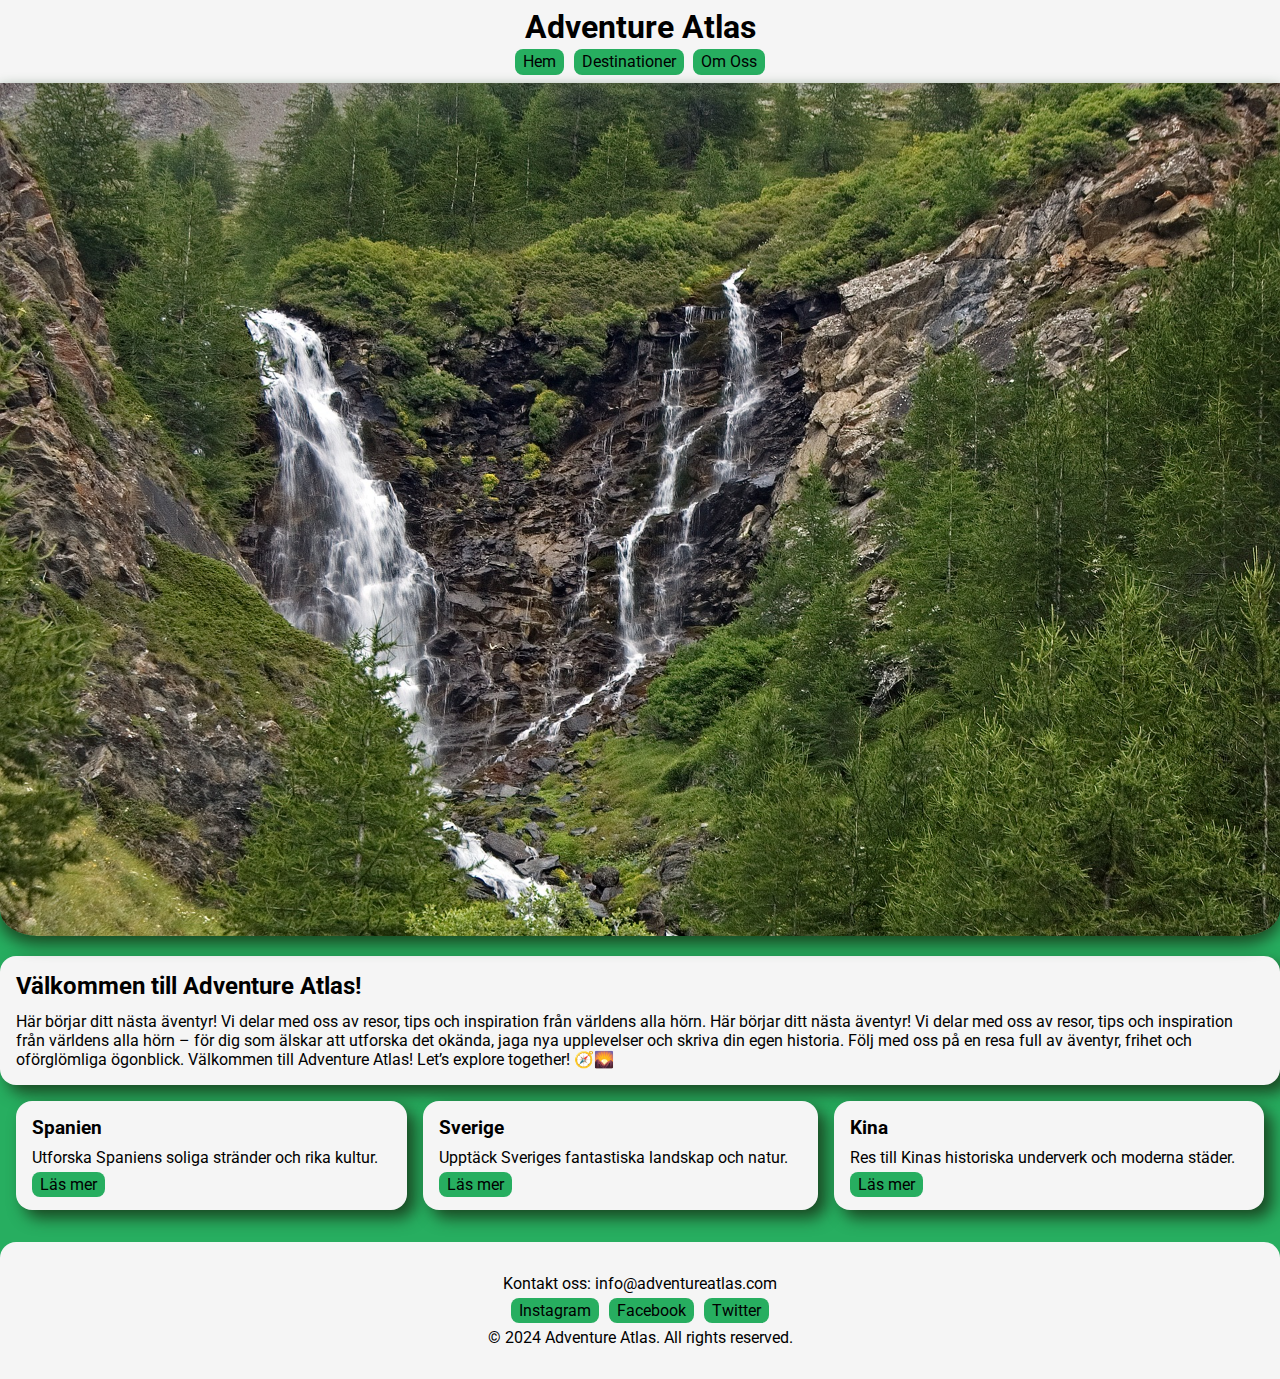
<file: HTML/index.html>
<!DOCTYPE html>
<html lang="en">

<head>
    <meta charset="UTF-8"> <!-- Specifies character encoding for the document -->
    <meta name="viewport" content="width=device-width, initial-scale=1.0">
    <!-- Ensures responsiveness on mobile devices -->
    <link rel="stylesheet" href="/CSS/stylesheet.css"> <!-- Links an external stylesheet for styling -->
    <title>Adventure Atlas</title> <!-- Sets the title of the webpage -->
</head>

<body>
    <!-- Header section: contains the website title and navigation menu -->
    <header>
        <h1>Adventure Atlas</h1> <!-- Main title of the website -->
        <nav>
            <!-- Navigation links to other pages -->
            <a href="index.html">Hem</a> <!-- Link to the home page -->
            <a href="destinationer.html">Destinationer</a> <!-- Link to the destinations page -->
            <a href="omoss.html">Om Oss</a> <!-- Link to the About Us page -->
        </nav>
    </header>

    <!-- Hero image: large image at the top of the page for visual impact -->
    <img id="hero_image" src="/MEDIA/waterfalls.jpg" alt="Waterfall on a cliff">
    <!-- Image of a waterfall with a description for accessibility -->

    <main>
        <!-- Main content section with an introduction -->
        <article>
            <h2>Välkommen till Adventure Atlas!</h2> <!-- Section title -->
            <p>
                Här börjar ditt nästa äventyr! Vi delar med oss av resor, tips och inspiration från världens alla hörn.
                Här börjar ditt nästa äventyr! Vi delar med oss av resor, tips och inspiration från världens alla hörn –
                för dig som älskar att utforska det okända, jaga nya upplevelser och skriva din egen historia. Följ med
                oss på en resa full av äventyr, frihet och oförglömliga ögonblick. Välkommen till Adventure Atlas! Let’s
                explore together! 🧭🌄
            </p> <!-- Welcome message to the site with an adventurous tone -->
        </article>

        <!-- Grid layout for destination articles -->
        <div class="grid-container-1">
            <!-- Article for each destination -->
            <article id="Spain">
                <h3>Spanien</h3> <!-- Title of the destination -->
                <p>Utforska Spaniens soliga stränder och rika kultur.</p> <!-- Description of the destination -->
                <a href="/HTML/destinationer.html">Läs mer</a> <!-- Link to read more about the destination -->
            </article>

            <article id="Sweden">
                <h3>Sverige</h3> <!-- Title of the destination -->
                <p>Upptäck Sveriges fantastiska landskap och natur.</p> <!-- Description of the destination -->
                <a href="/HTML/destinationer.html">Läs mer</a> <!-- Link to read more about the destination -->
            </article>

            <article id="China">
                <h3>Kina</h3> <!-- Title of the destination -->
                <p>Res till Kinas historiska underverk och moderna städer.</p> <!-- Description of the destination -->
                <a href="/HTML/destinationer.html">Läs mer</a> <!-- Link to read more about the destination -->
            </article>
        </div>
    </main>

    <!-- Footer section: contact information and social media links -->
    <footer>
        <p>Kontakt oss: info@adventureatlas.com</p> <!-- Contact email -->
        <div class="socials">
            <!-- Links to social media platforms -->
            <a href="https://www.instagram.com">Instagram</a>
            <a href="https://www.facebook.com">Facebook</a>
            <a href="https://twitter.com">Twitter</a>
        </div>
        <p>&copy; 2024 Adventure Atlas. All rights reserved.</p> <!-- Copyright notice -->
    </footer>
</body>

</html>
</file>
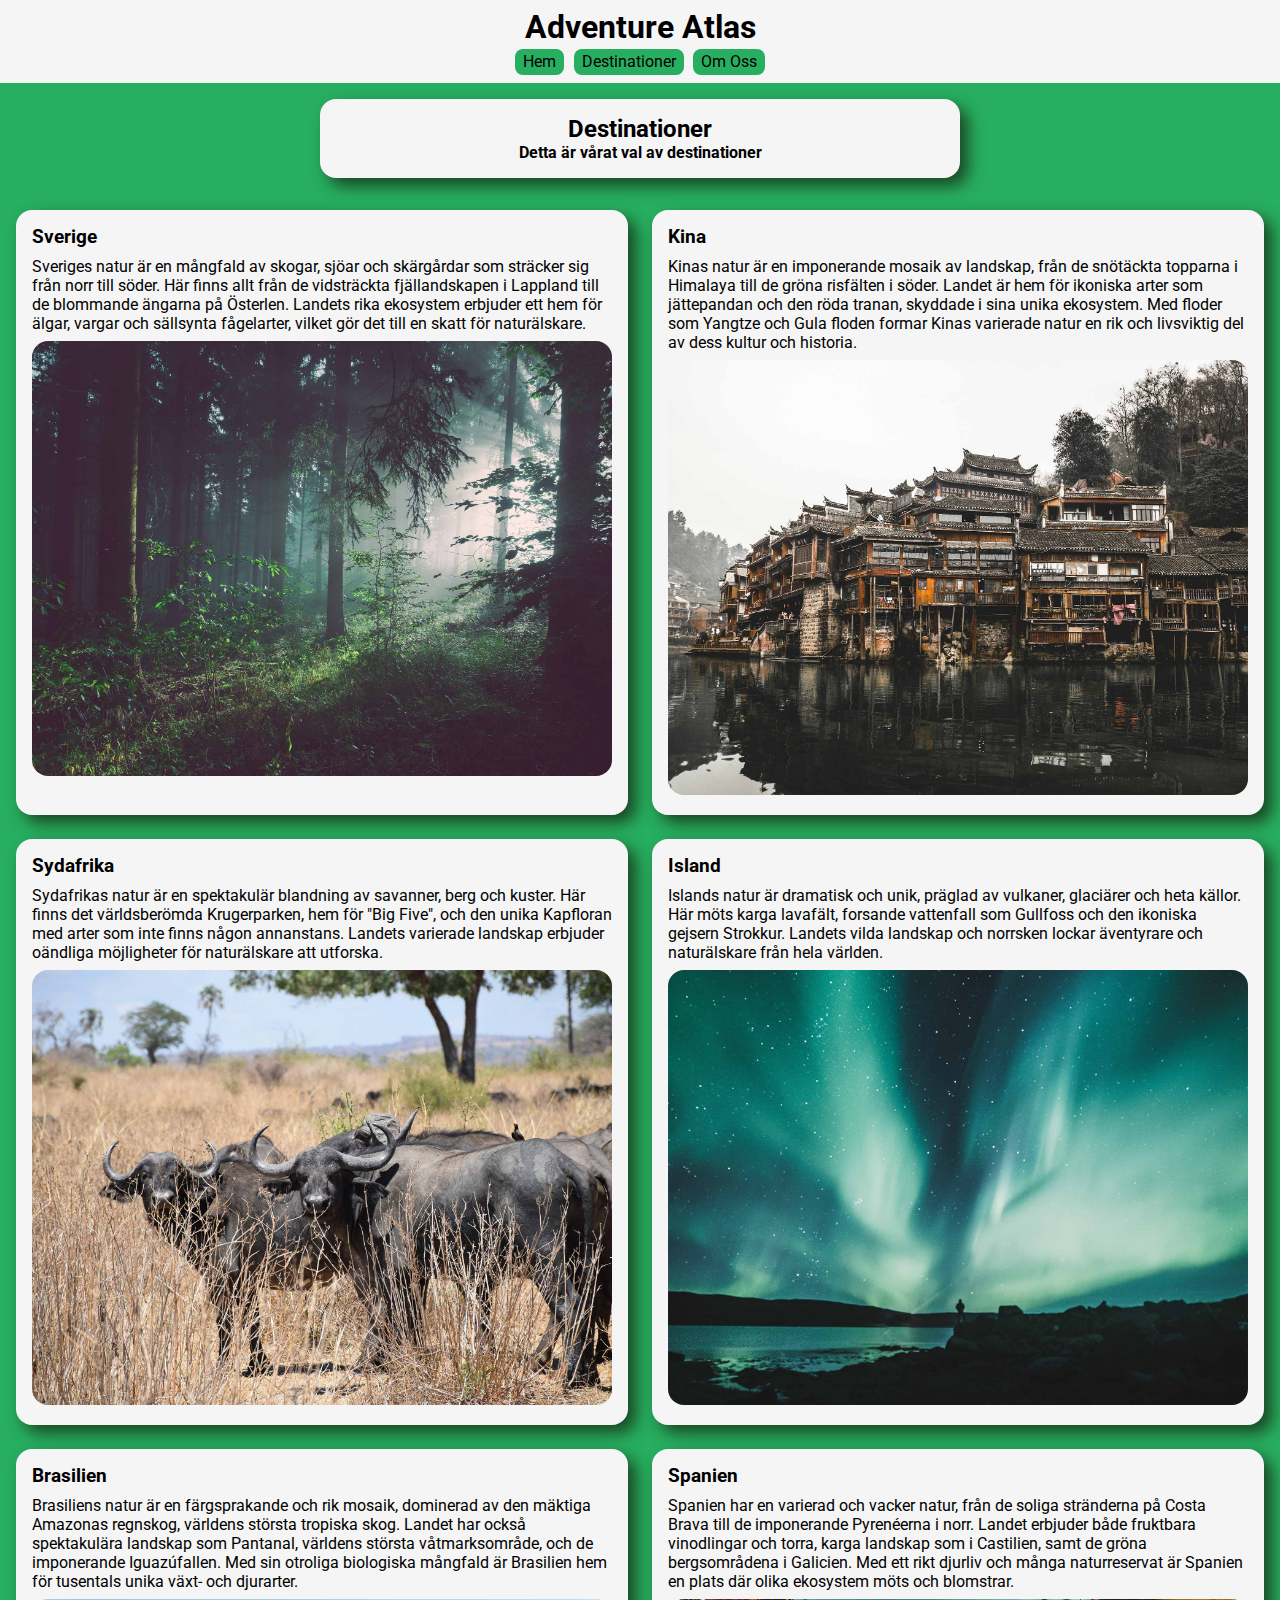
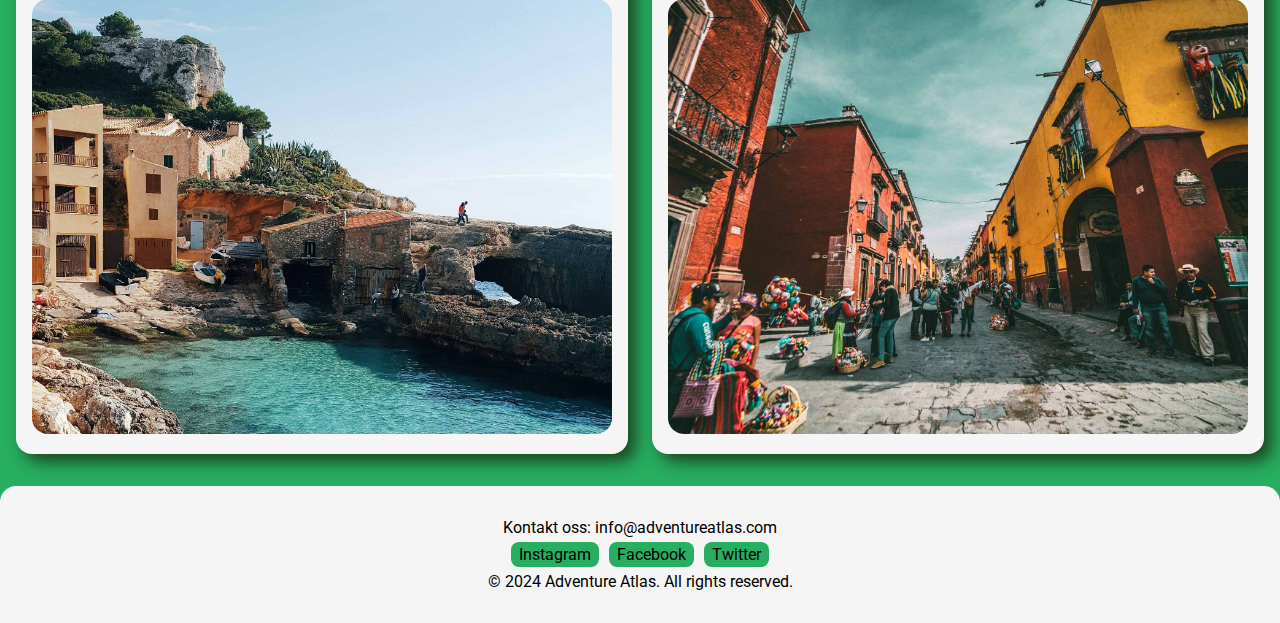
<file: HTML/destinationer.html>
<!DOCTYPE html>
<html lang="en">

<head>
    <meta charset="UTF-8"> <!-- Specifies character encoding for the document -->
    <meta name="viewport" content="width=device-width, initial-scale=1.0">
    <!-- Ensures proper scaling on mobile devices -->
    <title>Adventure Atlas</title> <!-- Sets the title of the webpage -->
    <link rel="stylesheet" href="/CSS/stylesheet.css"> <!-- Links an external CSS file for styling -->
</head>

<body>
    <!-- Header section for the website's title and navigation -->
    <header>
        <h1>Adventure Atlas</h1> <!-- Website title -->
        <nav>
            <!-- Navigation links to other pages -->
            <a href="index.html">Hem</a>
            <a href="destinationer.html">Destinationer</a>
            <a href="omoss.html">Om Oss</a>
        </nav>
    </header>

    <main>
        <!-- Section introducing destinations -->
        <section id="destinationer">
            <h2>Destinationer</h2> <!-- Main heading for the section -->
            <h4>Detta är vårat val av destinationer</h4> <!-- Subheading with an introductory statement -->
        </section>

        <!-- Grid layout displaying destination articles -->
        <div class="grid-container-2">
            <!-- Article for Sweden -->
            <article>
                <h3>Sverige</h3> <!-- Destination name -->
                <p>
                    Sveriges natur är en mångfald av skogar, sjöar och skärgårdar som sträcker sig från norr till söder.
                    Här finns allt från
                    de vidsträckta fjällandskapen i Lappland till de blommande ängarna på Österlen. Landets rika
                    ekosystem erbjuder ett hem
                    för älgar, vargar och sällsynta fågelarter, vilket gör det till en skatt för naturälskare.
                </p> <!-- Descriptive text about the destination -->
                <img class="bilder" src="/MEDIA/Sverige_skog.jpg" alt="Svenska skogar">
                <!-- Image illustrating the destination -->
            </article>

            <!-- Article for China -->
            <article>
                <h3>Kina</h3>
                <p>
                    Kinas natur är en imponerande mosaik av landskap, från de snötäckta topparna i Himalaya till de
                    gröna risfälten i söder.
                    Landet är hem för ikoniska arter som jättepandan och den röda tranan, skyddade i sina unika
                    ekosystem. Med floder som
                    Yangtze och Gula floden formar Kinas varierade natur en rik och livsviktig del av dess kultur och
                    historia.
                </p>
                <img class="bilder" src="/MEDIA/kina_stad.jpg" alt="hus vid vattnet">
            </article>

            <!-- Article for South Africa -->
            <article>
                <h3>Sydafrika</h3>
                <p>
                    Sydafrikas natur är en spektakulär blandning av savanner, berg och kuster. Här finns det
                    världsberömda Krugerparken, hem
                    för "Big Five", och den unika Kapfloran med arter som inte finns någon annanstans. Landets varierade
                    landskap erbjuder
                    oändliga möjligheter för naturälskare att utforska.
                </p>
                <img class="bilder" src="/MEDIA/Afrika_bisonoxe.jpg" alt="Två bisonoxar">
            </article>

            <!-- Article for Iceland -->
            <article>
                <h3>Island</h3>
                <p>
                    Islands natur är dramatisk och unik, präglad av vulkaner, glaciärer och heta källor. Här möts karga
                    lavafält, forsande
                    vattenfall som Gullfoss och den ikoniska gejsern Strokkur. Landets vilda landskap och norrsken
                    lockar äventyrare och
                    naturälskare från hela världen.
                </p>
                <img class="bilder" src="/MEDIA/Island_norrsken.jpg" alt="Norrsken">
            </article>

            <!-- Article for Brazil -->
            <article>
                <h3>Brasilien</h3>
                <p>
                    Brasiliens natur är en färgsprakande och rik mosaik, dominerad av den mäktiga Amazonas regnskog,
                    världens största
                    tropiska skog. Landet har också spektakulära landskap som Pantanal, världens största våtmarksområde,
                    och de imponerande
                    Iguazúfallen. Med sin otroliga biologiska mångfald är Brasilien hem för tusentals unika växt- och
                    djurarter.
                </p>
                <img class="bilder" src="/MEDIA/Brasilien_klippor.jpg" alt="Hus vi havet">
            </article>

            <!-- Article for Spain -->
            <article>
                <h3>Spanien</h3>
                <p>
                    Spanien har en varierad och vacker natur, från de soliga stränderna på Costa Brava till de
                    imponerande Pyrenéerna i
                    norr. Landet erbjuder både fruktbara vinodlingar och torra, karga landskap som i Castilien, samt de
                    gröna bergsområdena
                    i Galicien. Med ett rikt djurliv och många naturreservat är Spanien en plats där olika ekosystem
                    möts och blomstrar.
                </p>
                <img class="bilder" src="/MEDIA/Spanien_stad.jpg" alt="Statshus i olika färger">
            </article>
        </div>
    </main>

    <!-- Footer section with contact info and social media links -->
    <footer>
        <p>Kontakt oss: info@adventureatlas.com</p> <!-- Contact information -->
        <div class="socials">
            <!-- Links to social media platforms -->
            <a href="https://www.instagram.com">Instagram</a>
            <a href="https://www.facebook.com">Facebook</a>
            <a href="https://twitter.com">Twitter</a>
        </div>
        <p>&copy; 2024 Adventure Atlas. All rights reserved.</p> <!-- Copyright information -->
    </footer>
</body>

</html>
</file>
<file: CSS/stylesheet.css>
/* Importing Google Fonts for typography */
@import url('https://fonts.googleapis.com/css2?family=Poppins:wght@400;600&family=Roboto:wght@300;400;500&display=swap');

/* Resetting default styles and setting box-sizing for consistent sizing */
* {
    margin: 0;
    /* Removes default margin */
    padding: 0;
    /* Removes default padding */
    box-sizing: border-box;
    /* Includes padding and border in element's total width and height */
}

/* General body styling */
body {
    background-color: #27ae60;
    /* Green background */
    font-family: 'Roboto', sans-serif;
    /* Applying 'Roboto' font */
    color: #000;
    /* Black text color */
}

/* Header styling */
header {
    background: whitesmoke;
    /* Light gray background for contrast */
    text-align: center;
    /* Center-aligns content */
    padding: 0.5em;
    /* Adds padding for spacing */
}

/* Header title styling */
header h1 {
    padding-bottom: 0.1em;
    /* Adds slight spacing below the title */
}

/* Navigation bar styling */
header nav {
    list-style: none;
    /* Removes default bullet points */
    display: flex;
    /* Aligns navigation links horizontally */
    justify-content: center;
    /* Centers navigation links */
    gap: 0.6em;
    /* Adds spacing between navigation links */
}

/* Styling for the hero image */
#hero_image {
    margin-bottom: 1em;
    /* Adds space below the image */
    box-shadow: 0 0.5em 1em #1a4722;
    /* Adds a green shadow for depth */
    width: 100%;
    /* Ensures the image spans the full width of its container */
    border-radius: 0 0 3% 3%;
    /* Rounds the bottom corners */
}

/* Article container styling */
article {
    padding: 1em;
    /* Adds inner spacing */
    background: whitesmoke;
    /* Light gray background for contrast */
    box-shadow: 0.5rem 0.5rem 1rem #1a4722;
    /* Adds green shadow for depth */
    border-radius: 1em;
    /* Rounds the corners */
}

/* Styling for article titles */
article h2 {
    margin-bottom: 0.5em;
    /* Adds spacing below the title */
}

/* First grid container styling */
.grid-container-1 {
    display: grid;
    /* Enables grid layout */
    gap: 1em;
    /* Adds spacing between grid items */
    padding: 1em;
    /* Adds padding inside the grid container */
    grid-template-areas: "SP SW CH";
    /* Defines layout for specific areas */
}

/* Assigning grid areas for individual sections in the first grid */
#Spain {
    grid-area: SP;
    /* Assigns Spain section to the SP area */
}

#Sweden {
    grid-area: SW;
    /* Assigns Sweden section to the SW area */
}

#China {
    grid-area: CH;
    /* Assigns China section to the CH area */
}

/* Styling for headings in all grid containers */
.grid-container-1 article h3,
.grid-container-2 article h3,
.grid-container-3 article h3 {
    margin-bottom: 0.5em;
    /* Adds spacing below headings */
    color: #000;
    /* Sets text color to black */
}

/* Styling for paragraphs in all grid containers */
.grid-container-1 article p,
.grid-container-2 article p,
.grid-container-3 article p {
    margin-bottom: 0.5em;
    /* Adds spacing below paragraphs */
    color: #000;
    /* Sets text color to black */
}

/* General grid container styling for additional sections */
.grid-container-2,
.grid-container-3 {
    display: grid;
    /* Enables grid layout */
    gap: 1.5em;
    /* Adds larger spacing between items */
    padding: 1em;
    /* Adds padding inside the grid container */
}

/* Grid container 2: Two-column layout */
.grid-container-2 {
    grid-template-columns: 1fr 1fr;
    /* Defines two equal columns */
}

/* Grid container 3: Three-column layout */
.grid-container-3 {
    grid-template-columns: 1fr 1fr 1fr;
    /* Defines three equal columns */
}

/* Styling for images in grid containers 2 and 3 */
.grid-container-2 .bilder,
.grid-container-3 .bilder {
    width: 100%;
    /* Makes images responsive */
    border-radius: 1em;
    /* Rounds the corners */
}

/* Section for "About Us" */
#omoss {
    text-align: center;
    /* Centers content */
}

/* Styling for destination and team sections */
#destinationer,
#vartteam {
    margin: 1em auto;
    /* Adds vertical spacing and centers the section */
    padding: 1em;
    /* Adds inner spacing */
    max-width: 50%;
    /* Limits the section width */
    background: #f5f5f5;
    /* Light gray background */
    box-shadow: 0.5rem 0.5rem 1rem #1a4722;
    /* Adds green shadow for depth */
    border-radius: 1em;
    /* Rounds the corners */
    text-align: center;
    /* Centers text */
}

/* Footer styling */
footer {
    margin-top: 1em;
    /* Adds spacing above the footer */
    background: whitesmoke;
    /* Light gray background */
    text-align: center;
    /* Centers footer content */
    padding: 1.5em;
    /* Adds inner spacing */
    border-radius: 1em 1em 0 0;
    /* Rounds the top corners */
}

/* Footer text spacing*/
footer p {
    margin: 0.5em;
    /* Adds vertical spacing between paragraphs */
}

/* Footer link spacing */
footer a {
    margin: 0.2em;
    /* Adds small spacing between links */
}

/* General link styling */
a {
    background: #27ae60;
    /* Green background for links */
    color: black;
    /* Black text color */
    padding: 0.2em 0.5em;
    /* Adds padding around text */
    border-radius: 0.5em;
    /* Rounds the corners */
    text-decoration: none;
    /* Removes underline */
}

/* Link hover effect */
a:hover {
    font-weight: bold;
    /* Makes text bold on hover */
}
</file>
